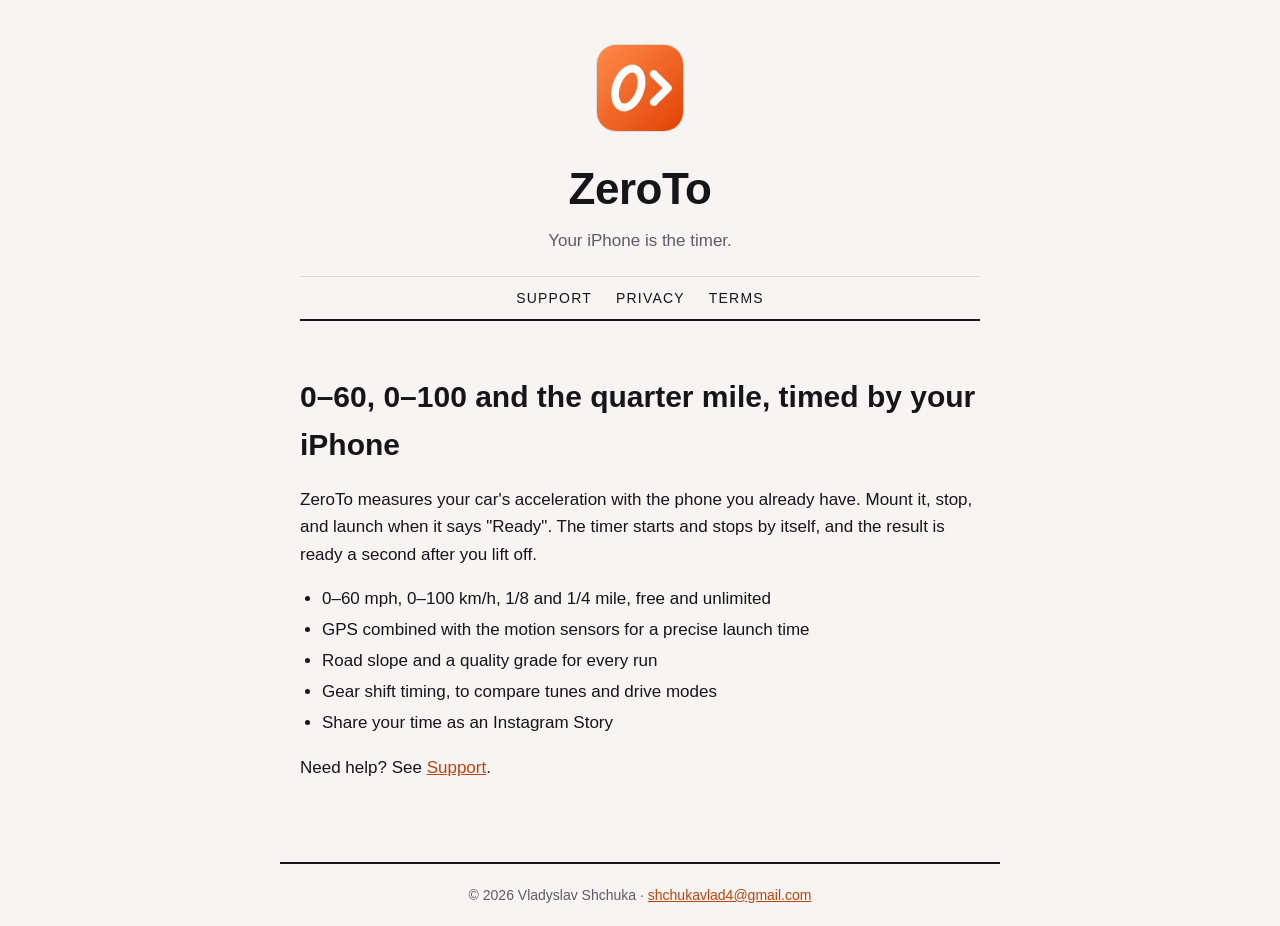
<file: index.html>
<!doctype html>
<html lang="en"><head><meta charset="utf-8"><meta name="viewport" content="width=device-width, initial-scale=1">
<title>ZeroTo: 0-60 &amp; Drag Timer</title><meta name="description" content="ZeroTo measures your car's 0-60 mph, 0-100 km/h and quarter mile with just your iPhone."><link rel="stylesheet" href="style.css"><link rel="icon" href="icon.png"></head>
<body><header class="hero"><img src="icon.png" alt="ZeroTo app icon"><h1>ZeroTo</h1><p>Your iPhone is the timer.</p>
<nav><a href="support.html">Support</a><a href="privacy.html">Privacy</a><a href="terms.html">Terms</a></nav></header>
<main>
<h2>0–60, 0–100 and the quarter mile, timed by your iPhone</h2>
<p>ZeroTo measures your car's acceleration with the phone you already have. Mount it, stop, and launch when it says "Ready". The timer starts and stops by itself, and the result is ready a second after you lift off.</p>
<ul>
<li>0–60 mph, 0–100 km/h, 1/8 and 1/4 mile, free and unlimited</li>
<li>GPS combined with the motion sensors for a precise launch time</li>
<li>Road slope and a quality grade for every run</li>
<li>Gear shift timing, to compare tunes and drive modes</li>
<li>Share your time as an Instagram Story</li>
</ul>
<p>Need help? See <a href="support.html">Support</a>.</p>
</main><footer>© 2026 Vladyslav Shchuka · <a href="mailto:shchukavlad4@gmail.com">shchukavlad4@gmail.com</a></footer></body></html>
</file>
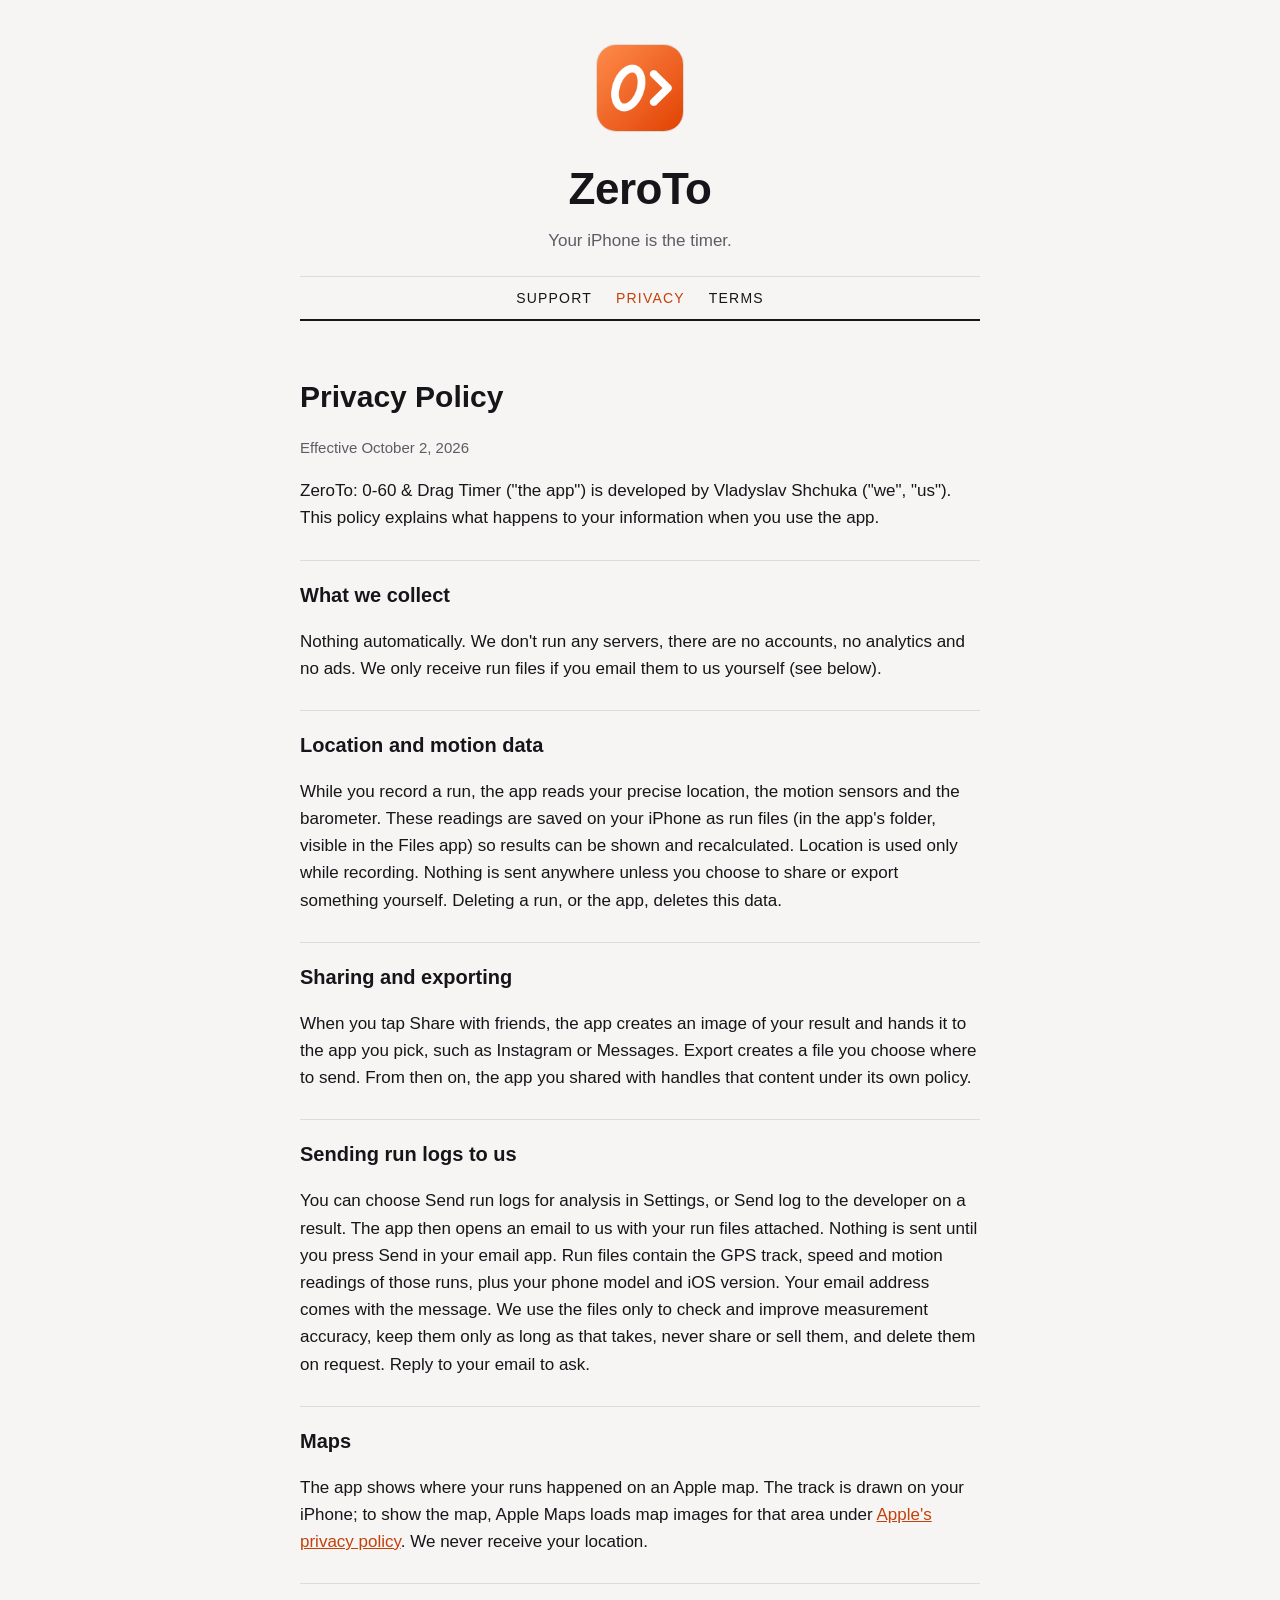
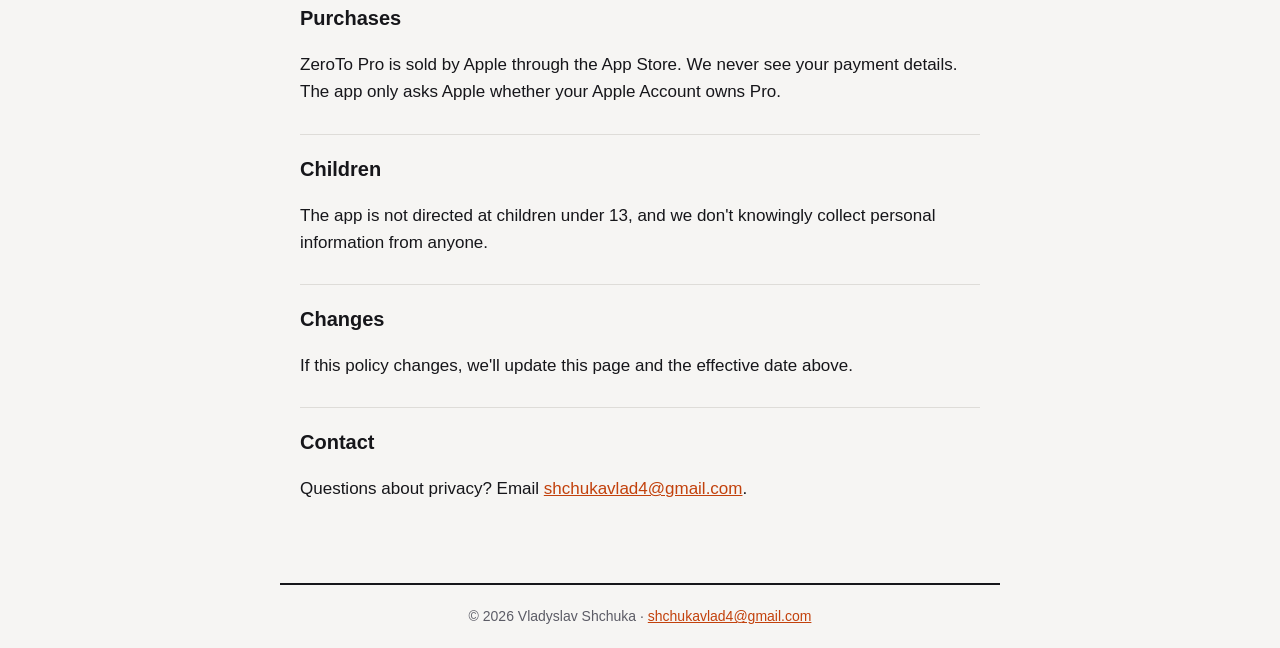
<file: privacy.html>
<!doctype html>
<html lang="en"><head><meta charset="utf-8"><meta name="viewport" content="width=device-width, initial-scale=1">
<title>Privacy Policy · ZeroTo</title><meta name="description" content="ZeroTo measures your car's 0-60 mph, 0-100 km/h and quarter mile with just your iPhone."><link rel="stylesheet" href="style.css"><link rel="icon" href="icon.png"></head>
<body><header class="hero"><img src="icon.png" alt="ZeroTo app icon"><h1>ZeroTo</h1><p>Your iPhone is the timer.</p>
<nav><a href="support.html">Support</a><a href="privacy.html" aria-current="page">Privacy</a><a href="terms.html">Terms</a></nav></header>
<main>
<h2>Privacy Policy</h2>
<p class="muted">Effective October 2, 2026</p>
<p>ZeroTo: 0-60 &amp; Drag Timer ("the app") is developed by Vladyslav Shchuka ("we", "us"). This policy explains what happens to your information when you use the app.</p>

<h3>What we collect</h3>
<p>Nothing automatically. We don't run any servers, there are no accounts, no analytics and no ads. We only receive run files if you email them to us yourself (see below).</p>

<h3>Location and motion data</h3>
<p>While you record a run, the app reads your precise location, the motion sensors and the barometer. These readings are saved on your iPhone as run files (in the app's folder, visible in the Files app) so results can be shown and recalculated. Location is used only while recording. Nothing is sent anywhere unless you choose to share or export something yourself. Deleting a run, or the app, deletes this data.</p>

<h3>Sharing and exporting</h3>
<p>When you tap Share with friends, the app creates an image of your result and hands it to the app you pick, such as Instagram or Messages. Export creates a file you choose where to send. From then on, the app you shared with handles that content under its own policy.</p>

<h3>Sending run logs to us</h3>
<p>You can choose Send run logs for analysis in Settings, or Send log to the developer on a result. The app then opens an email to us with your run files attached. Nothing is sent until you press Send in your email app. Run files contain the GPS track, speed and motion readings of those runs, plus your phone model and iOS version. Your email address comes with the message. We use the files only to check and improve measurement accuracy, keep them only as long as that takes, never share or sell them, and delete them on request. Reply to your email to ask.</p>

<h3>Maps</h3>
<p>The app shows where your runs happened on an Apple map. The track is drawn on your iPhone; to show the map, Apple Maps loads map images for that area under <a href="https://www.apple.com/legal/privacy/data/en/apple-maps/">Apple's privacy policy</a>. We never receive your location.</p>

<h3>Purchases</h3>
<p>ZeroTo Pro is sold by Apple through the App Store. We never see your payment details. The app only asks Apple whether your Apple Account owns Pro.</p>

<h3>Children</h3>
<p>The app is not directed at children under 13, and we don't knowingly collect personal information from anyone.</p>

<h3>Changes</h3>
<p>If this policy changes, we'll update this page and the effective date above.</p>

<h3>Contact</h3>
<p>Questions about privacy? Email <a href="mailto:shchukavlad4@gmail.com">shchukavlad4@gmail.com</a>.</p>
</main><footer>© 2026 Vladyslav Shchuka · <a href="mailto:shchukavlad4@gmail.com">shchukavlad4@gmail.com</a></footer></body></html>
</file>
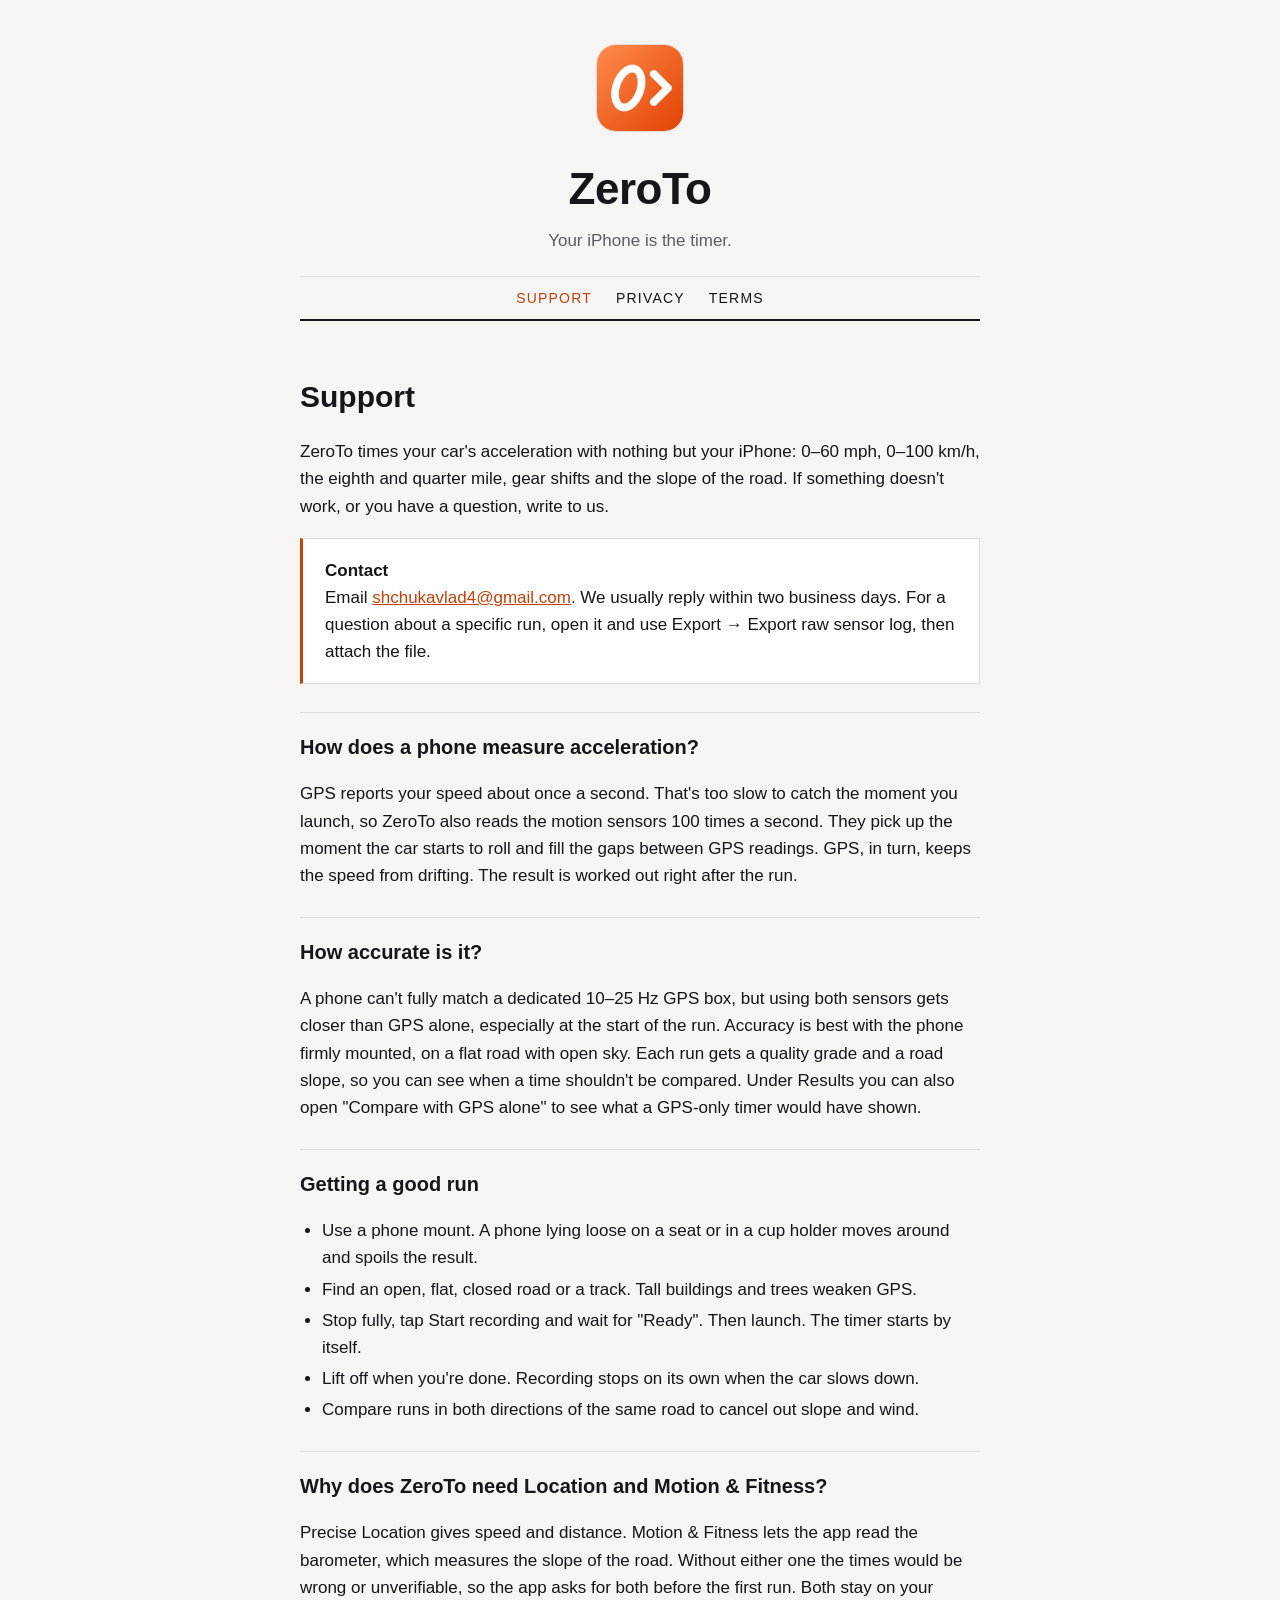
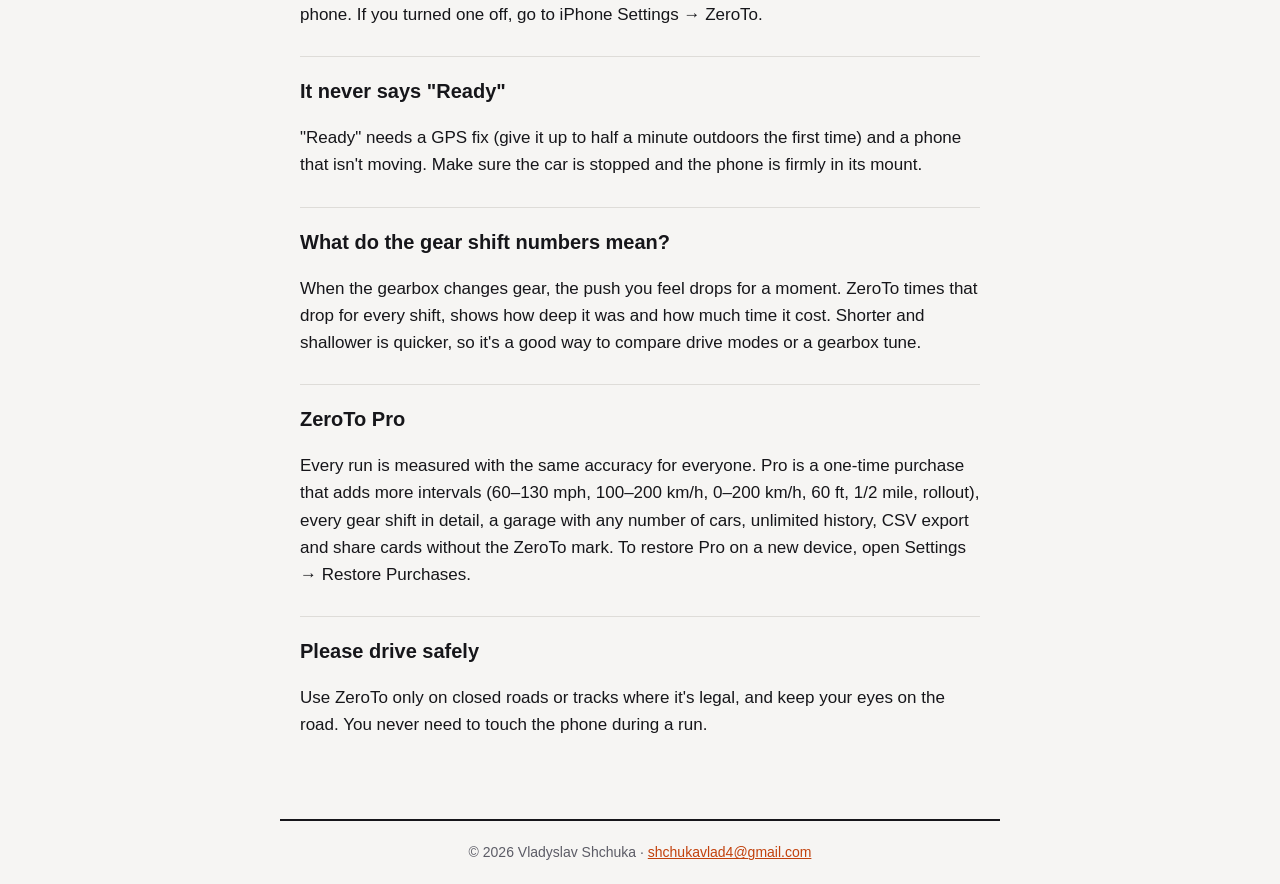
<file: support.html>
<!doctype html>
<html lang="en"><head><meta charset="utf-8"><meta name="viewport" content="width=device-width, initial-scale=1">
<title>Support · ZeroTo</title><meta name="description" content="ZeroTo measures your car's 0-60 mph, 0-100 km/h and quarter mile with just your iPhone."><link rel="stylesheet" href="style.css"><link rel="icon" href="icon.png"></head>
<body><header class="hero"><img src="icon.png" alt="ZeroTo app icon"><h1>ZeroTo</h1><p>Your iPhone is the timer.</p>
<nav><a href="support.html" aria-current="page">Support</a><a href="privacy.html">Privacy</a><a href="terms.html">Terms</a></nav></header>
<main>
<h2>Support</h2>
<p>ZeroTo times your car's acceleration with nothing but your iPhone: 0–60 mph, 0–100 km/h, the eighth and quarter mile, gear shifts and the slope of the road. If something doesn't work, or you have a question, write to us.</p>
<div class="card"><strong>Contact</strong><br>Email <a href="mailto:shchukavlad4@gmail.com">shchukavlad4@gmail.com</a>. We usually reply within two business days. For a question about a specific run, open it and use Export → Export raw sensor log, then attach the file.</div>

<h3>How does a phone measure acceleration?</h3>
<p>GPS reports your speed about once a second. That's too slow to catch the moment you launch, so ZeroTo also reads the motion sensors 100 times a second. They pick up the moment the car starts to roll and fill the gaps between GPS readings. GPS, in turn, keeps the speed from drifting. The result is worked out right after the run.</p>

<h3>How accurate is it?</h3>
<p>A phone can't fully match a dedicated 10–25 Hz GPS box, but using both sensors gets closer than GPS alone, especially at the start of the run. Accuracy is best with the phone firmly mounted, on a flat road with open sky. Each run gets a quality grade and a road slope, so you can see when a time shouldn't be compared. Under Results you can also open "Compare with GPS alone" to see what a GPS-only timer would have shown.</p>

<h3>Getting a good run</h3>
<ul>
<li>Use a phone mount. A phone lying loose on a seat or in a cup holder moves around and spoils the result.</li>
<li>Find an open, flat, closed road or a track. Tall buildings and trees weaken GPS.</li>
<li>Stop fully, tap Start recording and wait for "Ready". Then launch. The timer starts by itself.</li>
<li>Lift off when you're done. Recording stops on its own when the car slows down.</li>
<li>Compare runs in both directions of the same road to cancel out slope and wind.</li>
</ul>

<h3>Why does ZeroTo need Location and Motion &amp; Fitness?</h3>
<p>Precise Location gives speed and distance. Motion &amp; Fitness lets the app read the barometer, which measures the slope of the road. Without either one the times would be wrong or unverifiable, so the app asks for both before the first run. Both stay on your phone. If you turned one off, go to iPhone Settings → ZeroTo.</p>

<h3>It never says "Ready"</h3>
<p>"Ready" needs a GPS fix (give it up to half a minute outdoors the first time) and a phone that isn't moving. Make sure the car is stopped and the phone is firmly in its mount.</p>

<h3>What do the gear shift numbers mean?</h3>
<p>When the gearbox changes gear, the push you feel drops for a moment. ZeroTo times that drop for every shift, shows how deep it was and how much time it cost. Shorter and shallower is quicker, so it's a good way to compare drive modes or a gearbox tune.</p>

<h3>ZeroTo Pro</h3>
<p>Every run is measured with the same accuracy for everyone. Pro is a one-time purchase that adds more intervals (60–130 mph, 100–200 km/h, 0–200 km/h, 60 ft, 1/2 mile, rollout), every gear shift in detail, a garage with any number of cars, unlimited history, CSV export and share cards without the ZeroTo mark. To restore Pro on a new device, open Settings → Restore Purchases.</p>

<h3>Please drive safely</h3>
<p>Use ZeroTo only on closed roads or tracks where it's legal, and keep your eyes on the road. You never need to touch the phone during a run.</p>
</main><footer>© 2026 Vladyslav Shchuka · <a href="mailto:shchukavlad4@gmail.com">shchukavlad4@gmail.com</a></footer></body></html>
</file>
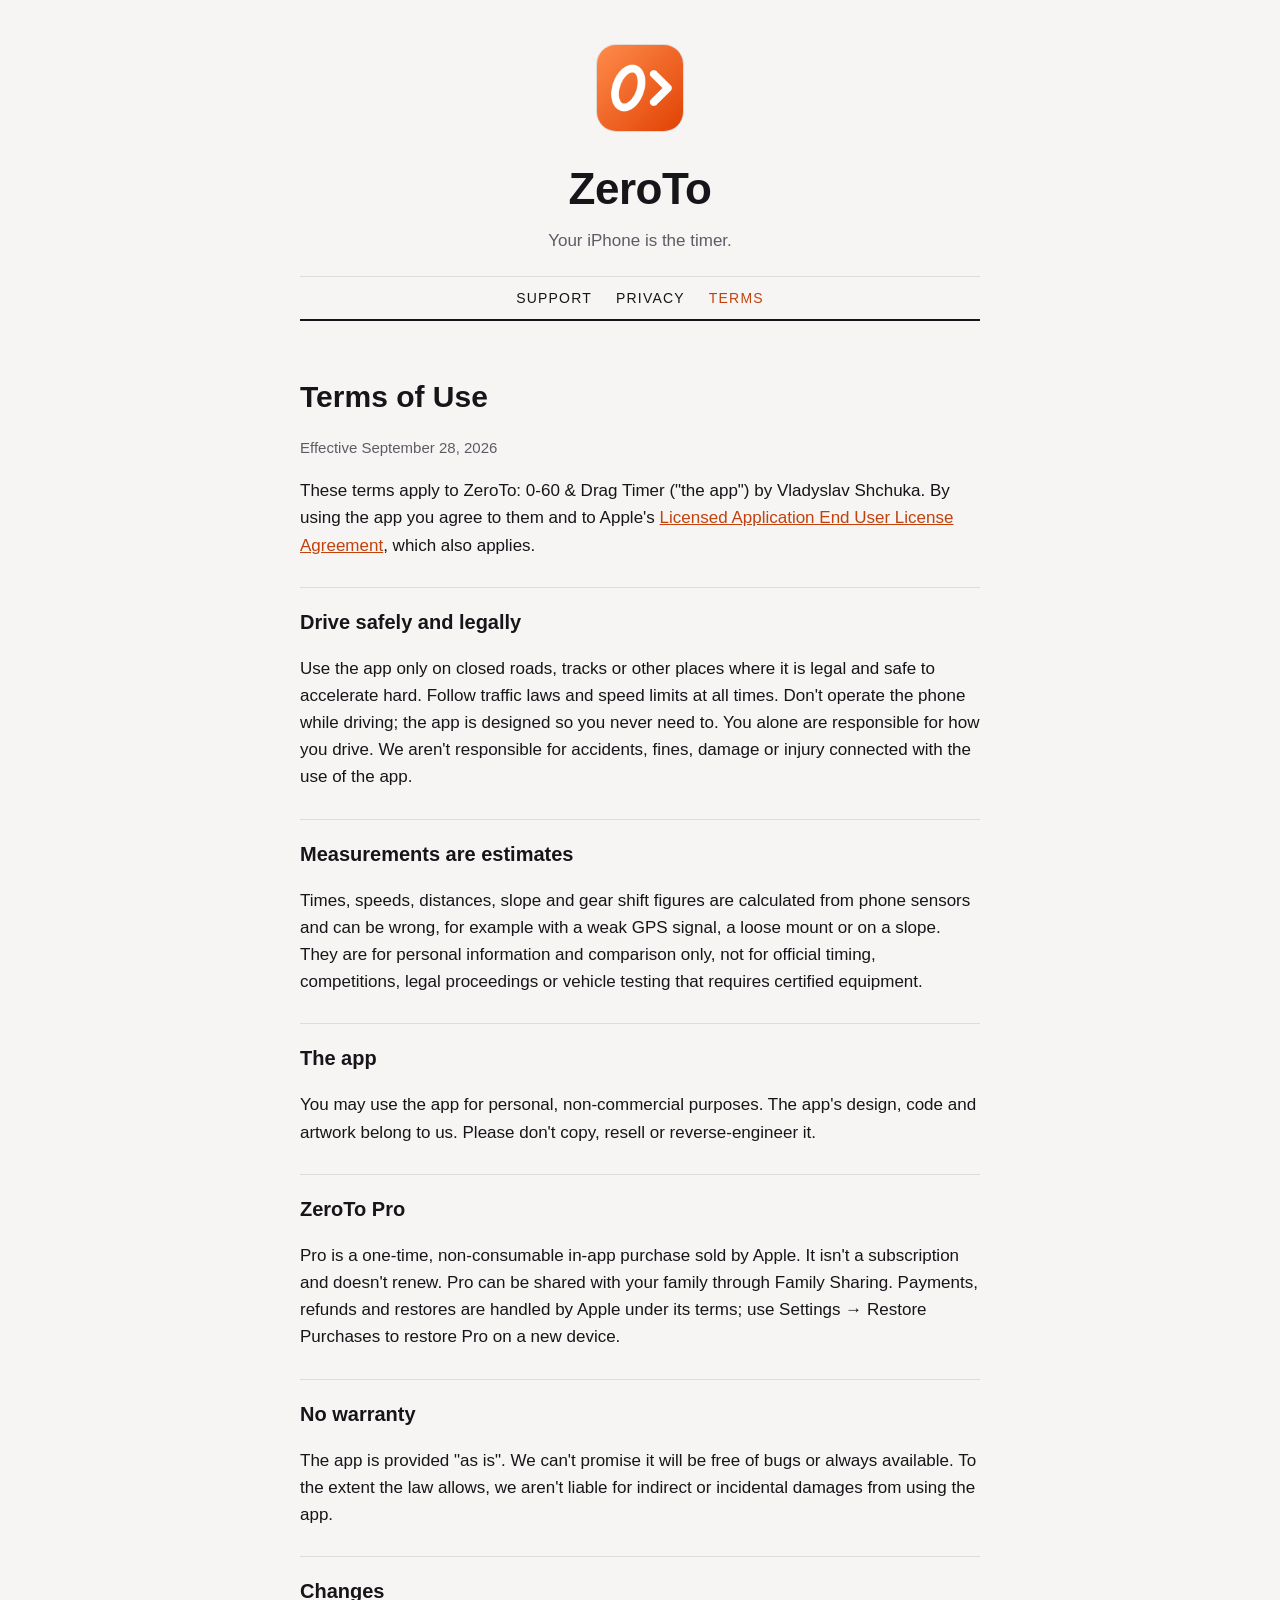
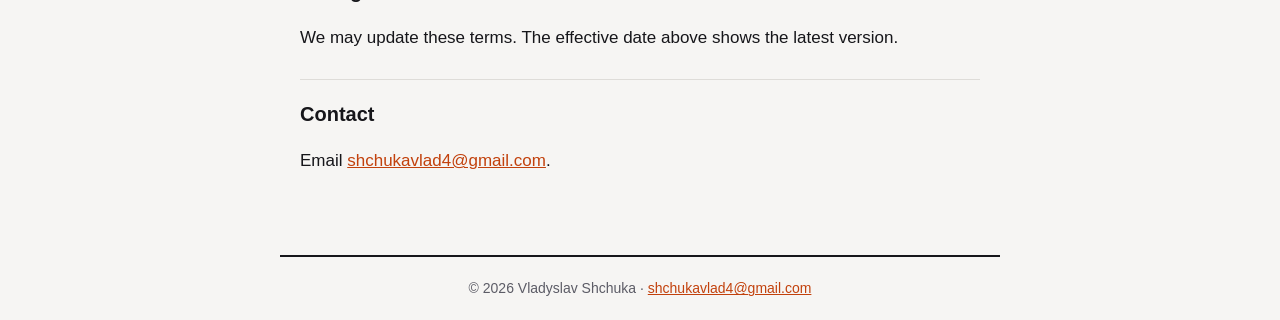
<file: terms.html>
<!doctype html>
<html lang="en"><head><meta charset="utf-8"><meta name="viewport" content="width=device-width, initial-scale=1">
<title>Terms of Use · ZeroTo</title><meta name="description" content="ZeroTo measures your car's 0-60 mph, 0-100 km/h and quarter mile with just your iPhone."><link rel="stylesheet" href="style.css"><link rel="icon" href="icon.png"></head>
<body><header class="hero"><img src="icon.png" alt="ZeroTo app icon"><h1>ZeroTo</h1><p>Your iPhone is the timer.</p>
<nav><a href="support.html">Support</a><a href="privacy.html">Privacy</a><a href="terms.html" aria-current="page">Terms</a></nav></header>
<main>
<h2>Terms of Use</h2>
<p class="muted">Effective September 28, 2026</p>
<p>These terms apply to ZeroTo: 0-60 &amp; Drag Timer ("the app") by Vladyslav Shchuka. By using the app you agree to them and to Apple's <a href="https://www.apple.com/legal/internet-services/itunes/dev/stdeula/">Licensed Application End User License Agreement</a>, which also applies.</p>

<h3>Drive safely and legally</h3>
<p>Use the app only on closed roads, tracks or other places where it is legal and safe to accelerate hard. Follow traffic laws and speed limits at all times. Don't operate the phone while driving; the app is designed so you never need to. You alone are responsible for how you drive. We aren't responsible for accidents, fines, damage or injury connected with the use of the app.</p>

<h3>Measurements are estimates</h3>
<p>Times, speeds, distances, slope and gear shift figures are calculated from phone sensors and can be wrong, for example with a weak GPS signal, a loose mount or on a slope. They are for personal information and comparison only, not for official timing, competitions, legal proceedings or vehicle testing that requires certified equipment.</p>

<h3>The app</h3>
<p>You may use the app for personal, non-commercial purposes. The app's design, code and artwork belong to us. Please don't copy, resell or reverse-engineer it.</p>

<h3>ZeroTo Pro</h3>
<p>Pro is a one-time, non-consumable in-app purchase sold by Apple. It isn't a subscription and doesn't renew. Pro can be shared with your family through Family Sharing. Payments, refunds and restores are handled by Apple under its terms; use Settings → Restore Purchases to restore Pro on a new device.</p>

<h3>No warranty</h3>
<p>The app is provided "as is". We can't promise it will be free of bugs or always available. To the extent the law allows, we aren't liable for indirect or incidental damages from using the app.</p>

<h3>Changes</h3>
<p>We may update these terms. The effective date above shows the latest version.</p>

<h3>Contact</h3>
<p>Email <a href="mailto:shchukavlad4@gmail.com">shchukavlad4@gmail.com</a>.</p>
</main><footer>© 2026 Vladyslav Shchuka · <a href="mailto:shchukavlad4@gmail.com">shchukavlad4@gmail.com</a></footer></body></html>
</file>
<file: style.css>
:root {
  --paper: #F6F5F3; --surface: #FFFFFF; --ink: #16161A; --muted: #5C5C66; --line: #DEDCD8; --accent: #C2410C;
  color-scheme: light dark;
}
@media (prefers-color-scheme: dark) {
  :root { --paper: #0F0F12; --surface: #1B1B20; --ink: #F3F2EF; --muted: #A3A3AD; --line: #2F2F36; --accent: #FF7A33; }
}
* { box-sizing: border-box; }
body { margin: 0; background: var(--paper); color: var(--ink);
  font: 17px/1.6 -apple-system, BlinkMacSystemFont, "SF Pro Text", "Helvetica Neue", Arial, sans-serif; }
.hero { max-width: 720px; margin: 0 auto; padding: 44px 20px 0; text-align: center; }
.hero img { width: 88px; height: 88px; border-radius: 20px; border: 1px solid var(--line); }
.hero h1 { font-family: "SF Pro Rounded", -apple-system, BlinkMacSystemFont, sans-serif; font-weight: 800; font-size: 44px; letter-spacing: -0.5px; margin: 14px 0 2px; }
.hero p { margin: 0; color: var(--muted); }
nav { margin-top: 22px; padding: 10px 0; font-size: 14px; letter-spacing: 1.2px; text-transform: uppercase;
  border-top: 1px solid var(--line); border-bottom: 2px solid var(--ink); }
nav a { color: var(--ink); text-decoration: none; margin: 0 12px; }
nav a:hover, nav a[aria-current="page"] { color: var(--accent); }
main { max-width: 720px; margin: 0 auto; padding: 24px 20px 64px; }
h2 { font-weight: 800; font-size: 30px; margin: 28px 0 8px; }
h3 { font-weight: 700; font-size: 20px; margin: 28px 0 4px; padding-top: 18px; border-top: 1px solid var(--line); }
a { color: var(--accent); }
ol, ul { padding-left: 22px; }
li { margin: 4px 0; }
.card { background: var(--surface); border: 1px solid var(--line); border-left: 3px solid var(--accent); padding: 18px 22px; margin: 18px 0; }
.muted { color: var(--muted); font-size: 15px; }
footer { max-width: 720px; margin: 0 auto; text-align: center; color: var(--muted); font-size: 14px; padding: 20px; border-top: 2px solid var(--ink); }
</file>
